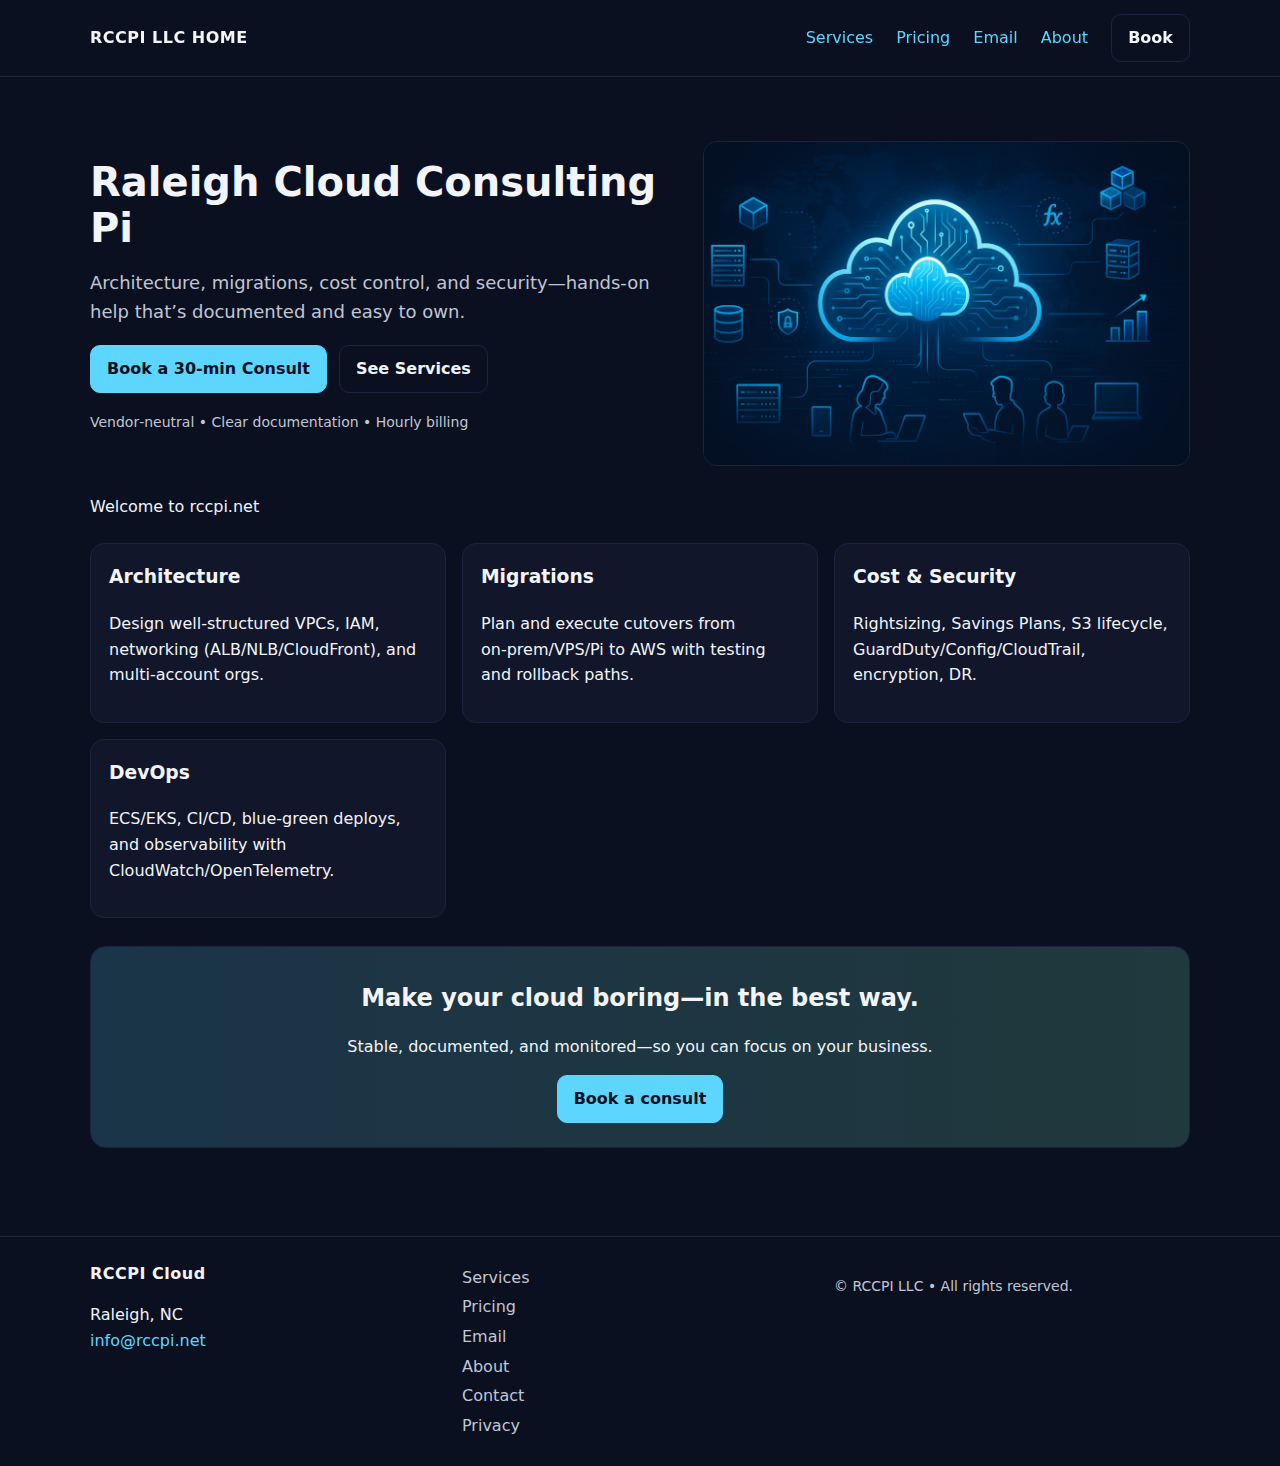
<file: index.html>
<!DOCTYPE html>
<html lang="en">
<head>
  <meta charset="utf-8">
  <meta name="viewport" content="width=device-width, initial-scale=1">
  <title>RCCPI — AWS Cloud Consulting</title>
  <meta name="description" content="RCCPI — AWS Cloud Consulting in Raleigh, NC">
  <link rel="stylesheet" href="style.css">
</head>
<body>
<header class="site-header">
  <div class="container header-inner">
    <a class="logo" href="index.html" aria-label="RCCPI Cloud Home">RCCPI LLC HOME</a>
    <nav class="nav" aria-label="Primary">
      <a href="services.html">Services</a>
      <a href="pricing.html">Pricing</a>
      <a href="email.html">Email</a>
      <a href="about.html">About</a>
      <a class="btn ghost" href="contact.html#booking">Book</a>
    </nav>
  </div>
</header>
<main class="site-main">

<section class="hero">
  <div class="container hero-inner">
    <div class="hero-copy">
      <h1>Raleigh Cloud Consulting Pi</h1>
      <p class="subhead">Architecture, migrations, cost control, and security—hands-on help that’s documented and easy to own.</p>
      <div class="hero-ctas">
        <a class="btn cta" href="contact.html#booking">Book a 30‑min Consult</a>
        <a class="btn ghost" href="services.html">See Services</a>
      </div>
      <p class="trust-line">Vendor‑neutral • Clear documentation • Hourly billing</p>
    </div>
     <div class="hero-art">
  <img
    src="/Images/hero.webp"
    alt="" aria-hidden="true"
    width="500" height="333"
    loading="eager" decoding="async">
</div> 
      <div class="placeholder">Welcome to rccpi.net</div>
    </div>
  </div>
</section>

<section class="outcomes">
  <div class="container cards">
    <article class="card">
      <h3>Architecture</h3>
      <p>Design well‑structured VPCs, IAM, networking (ALB/NLB/CloudFront), and multi‑account orgs.</p>
    </article>
    <article class="card">
      <h3>Migrations</h3>
      <p>Plan and execute cutovers from on‑prem/VPS/Pi to AWS with testing and rollback paths.</p>
    </article>
    <article class="card">
      <h3>Cost &amp; Security</h3>
      <p>Rightsizing, Savings Plans, S3 lifecycle, GuardDuty/Config/CloudTrail, encryption, DR.</p>
    </article>
    <article class="card">
      <h3>DevOps</h3>
      <p>ECS/EKS, CI/CD, blue‑green deploys, and observability with CloudWatch/OpenTelemetry.</p>
    </article>
  </div>
</section>

<section class="cta-band">
  <div class="container band-inner">
    <h2>Make your cloud boring—in the best way.</h2>
    <p>Stable, documented, and monitored—so you can focus on your business.</p>
    <a class="btn cta" href="contact.html#booking">Book a consult</a>
  </div>
</section>

</main>
<footer class="site-footer">
  <div class="container footer-grid">
    <div>
      <div class="logo">RCCPI Cloud</div>
      <p>Raleigh, NC<br>
      <a href="mailto:mike.roussin@rccpi.net">info@rccpi.net</a></p>
    </div>
    <nav class="footer-nav" aria-label="Footer">
      <a href="services.html">Services</a>
      <a href="pricing.html">Pricing</a>
      <a href="email.html">Email</a>
      <a href="about.html">About</a>
      <a href="contact.html">Contact</a>
      <a href="privacy.html">Privacy</a>
    </nav>
    <div class="foot-legal">
      <p>© RCCPI LLC • All rights reserved.</p>
    </div>
  </div>
</footer>
</body>
</html>
</file>
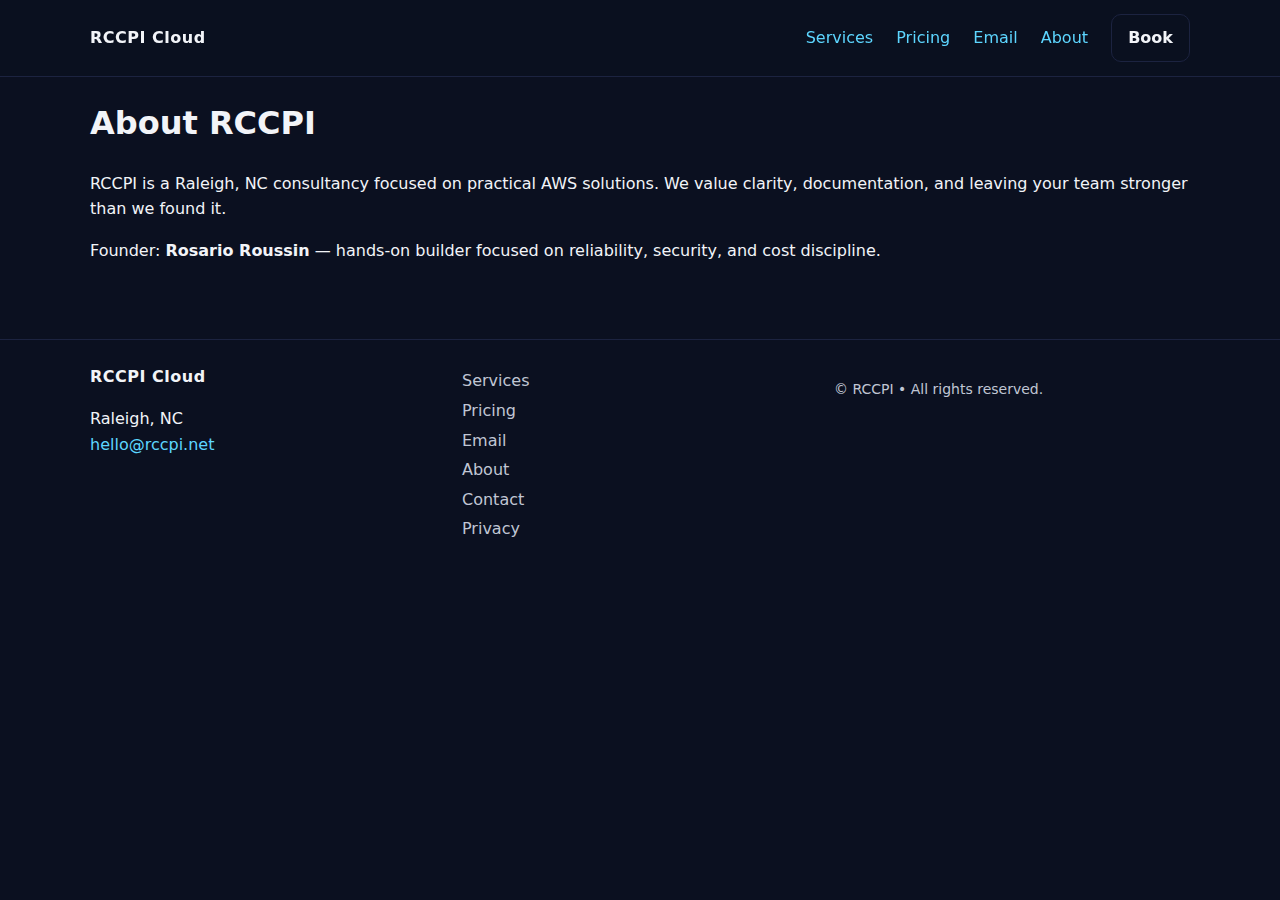
<file: about.html>
<!DOCTYPE html>
<html lang="en">
<head>
  <meta charset="utf-8">
  <meta name="viewport" content="width=device-width, initial-scale=1">
  <title>About — RCCPI</title>
  <meta name="description" content="RCCPI — AWS Cloud Consulting in Raleigh, NC">
  <link rel="stylesheet" href="style.css">
</head>
<body>
<header class="site-header">
  <div class="container header-inner">
    <a class="logo" href="index.html" aria-label="RCCPI Cloud Home">RCCPI Cloud</a>
    <nav class="nav" aria-label="Primary">
      <a href="services.html">Services</a>
      <a href="pricing.html">Pricing</a>
      <a href="email.html">Email</a>
      <a href="about.html">About</a>
      <a class="btn ghost" href="contact.html#booking">Book</a>
    </nav>
  </div>
</header>
<main class="site-main">

<section class="section">
  <div class="container">
    <h1>About RCCPI</h1>
    <p>RCCPI is a Raleigh, NC consultancy focused on practical AWS solutions. We value clarity, documentation, and leaving your team stronger than we found it.</p>
    <p>Founder: <strong>Rosario Roussin</strong> — hands‑on builder focused on reliability, security, and cost discipline.</p>
  </div>
</section>

</main>
<footer class="site-footer">
  <div class="container footer-grid">
    <div>
      <div class="logo">RCCPI Cloud</div>
      <p>Raleigh, NC<br>
      <a href="mailto:hello@rccpi.net">hello@rccpi.net</a></p>
    </div>
    <nav class="footer-nav" aria-label="Footer">
      <a href="services.html">Services</a>
      <a href="pricing.html">Pricing</a>
      <a href="email.html">Email</a>
      <a href="about.html">About</a>
      <a href="contact.html">Contact</a>
      <a href="privacy.html">Privacy</a>
    </nav>
    <div class="foot-legal">
      <p>© RCCPI • All rights reserved.</p>
    </div>
  </div>
</footer>
</body>
</html>
</file>
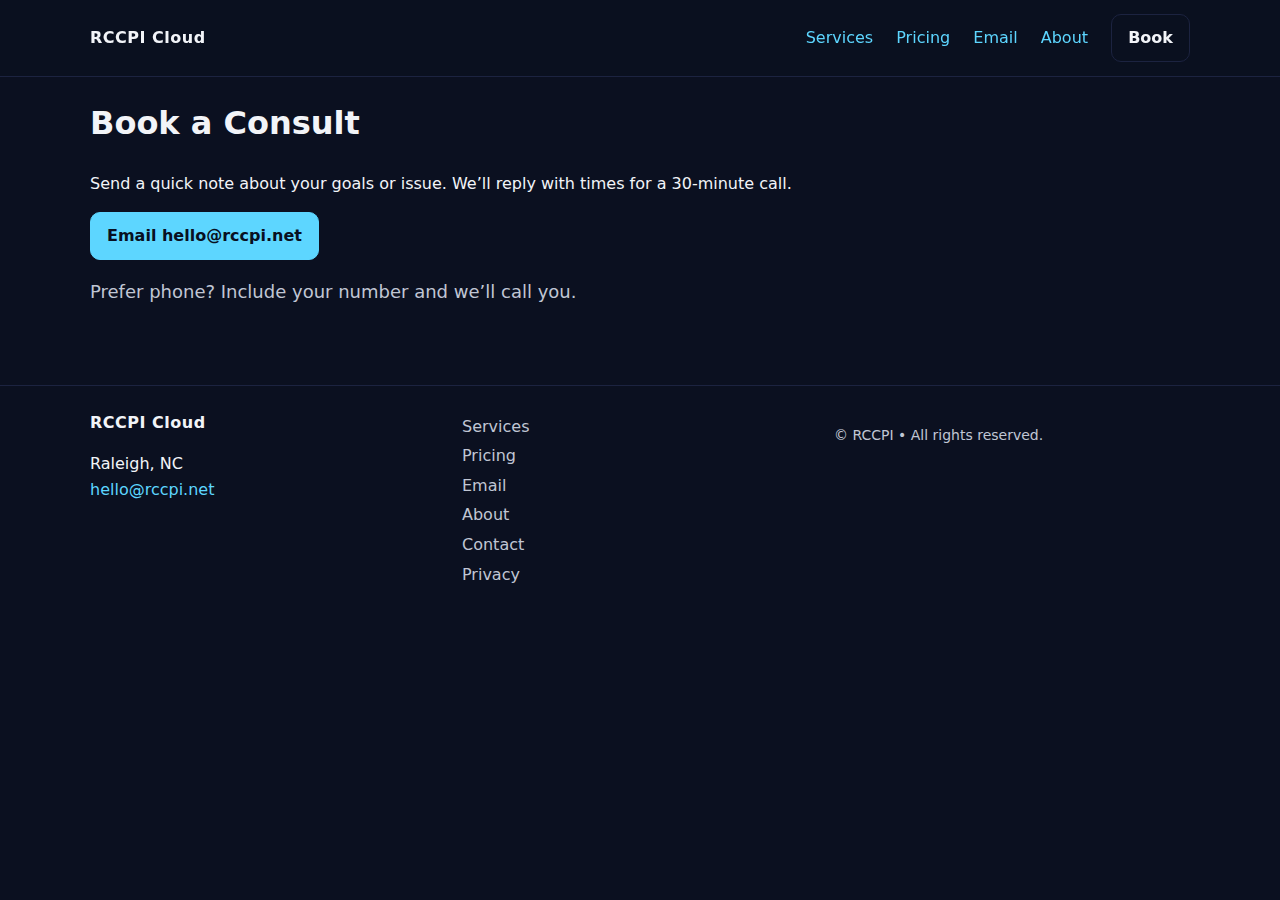
<file: contact.html>
<!DOCTYPE html>
<html lang="en">
<head>
  <meta charset="utf-8">
  <meta name="viewport" content="width=device-width, initial-scale=1">
  <title>Contact — RCCPI</title>
  <meta name="description" content="RCCPI — AWS Cloud Consulting in Raleigh, NC">
  <link rel="stylesheet" href="style.css">
</head>
<body>
<header class="site-header">
  <div class="container header-inner">
    <a class="logo" href="index.html" aria-label="RCCPI Cloud Home">RCCPI Cloud</a>
    <nav class="nav" aria-label="Primary">
      <a href="services.html">Services</a>
      <a href="pricing.html">Pricing</a>
      <a href="email.html">Email</a>
      <a href="about.html">About</a>
      <a class="btn ghost" href="contact.html#booking">Book</a>
    </nav>
  </div>
</header>
<main class="site-main">

<section class="section" id="booking">
  <div class="container">
    <h1>Book a Consult</h1>
    <p>Send a quick note about your goals or issue. We’ll reply with times for a 30‑minute call.</p>
    <p><a class="btn cta" href="mailto:hello@rccpi.net?subject=Consult%20Request%20from%20Website">Email hello@rccpi.net</a></p>
    <p class="subhead">Prefer phone? Include your number and we’ll call you.</p>
  </div>
</section>

</main>
<footer class="site-footer">
  <div class="container footer-grid">
    <div>
      <div class="logo">RCCPI Cloud</div>
      <p>Raleigh, NC<br>
      <a href="mailto:hello@rccpi.net">hello@rccpi.net</a></p>
    </div>
    <nav class="footer-nav" aria-label="Footer">
      <a href="services.html">Services</a>
      <a href="pricing.html">Pricing</a>
      <a href="email.html">Email</a>
      <a href="about.html">About</a>
      <a href="contact.html">Contact</a>
      <a href="privacy.html">Privacy</a>
    </nav>
    <div class="foot-legal">
      <p>© RCCPI • All rights reserved.</p>
    </div>
  </div>
</footer>
</body>
</html>
</file>
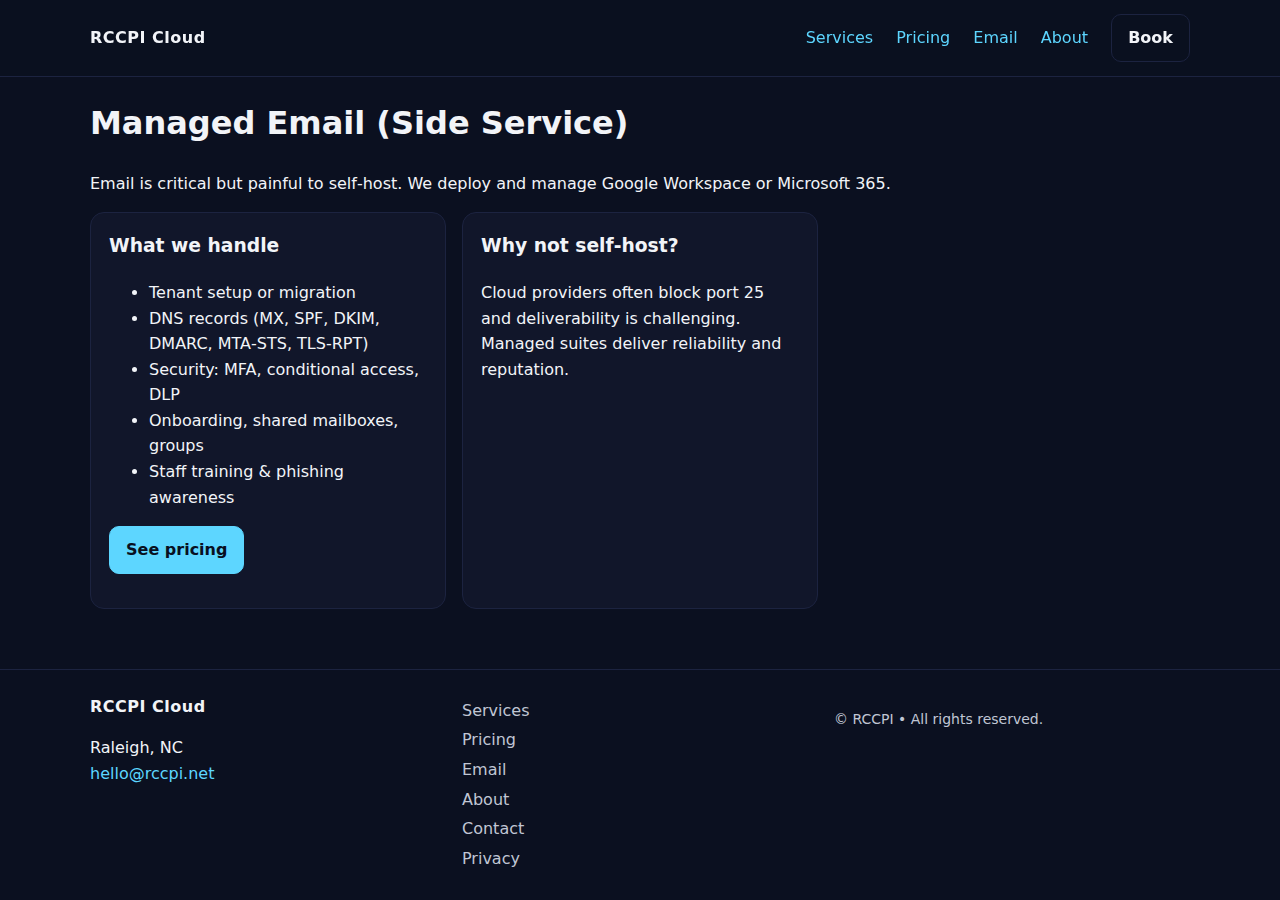
<file: email.html>
<!DOCTYPE html>
<html lang="en">
<head>
  <meta charset="utf-8">
  <meta name="viewport" content="width=device-width, initial-scale=1">
  <title>Managed Email — RCCPI</title>
  <meta name="description" content="RCCPI — AWS Cloud Consulting in Raleigh, NC">
  <link rel="stylesheet" href="style.css">
</head>
<body>
<header class="site-header">
  <div class="container header-inner">
    <a class="logo" href="index.html" aria-label="RCCPI Cloud Home">RCCPI Cloud</a>
    <nav class="nav" aria-label="Primary">
      <a href="services.html">Services</a>
      <a href="pricing.html">Pricing</a>
      <a href="email.html">Email</a>
      <a href="about.html">About</a>
      <a class="btn ghost" href="contact.html#booking">Book</a>
    </nav>
  </div>
</header>
<main class="site-main">

<section class="section">
  <div class="container">
    <h1>Managed Email (Side Service)</h1>
    <p>Email is critical but painful to self‑host. We deploy and manage Google Workspace or Microsoft 365.</p>
    <div class="cards">
      <article class="card">
        <h3>What we handle</h3>
        <ul>
          <li>Tenant setup or migration</li>
          <li>DNS records (MX, SPF, DKIM, DMARC, MTA‑STS, TLS‑RPT)</li>
          <li>Security: MFA, conditional access, DLP</li>
          <li>Onboarding, shared mailboxes, groups</li>
          <li>Staff training &amp; phishing awareness</li>
        </ul>
        <p><a class="btn cta" href="pricing.html">See pricing</a></p>
      </article>
      <article class="card">
        <h3>Why not self‑host?</h3>
        <p>Cloud providers often block port 25 and deliverability is challenging. Managed suites deliver reliability and reputation.</p>
      </article>
    </div>
  </div>
</section>

</main>
<footer class="site-footer">
  <div class="container footer-grid">
    <div>
      <div class="logo">RCCPI Cloud</div>
      <p>Raleigh, NC<br>
      <a href="mailto:hello@rccpi.net">hello@rccpi.net</a></p>
    </div>
    <nav class="footer-nav" aria-label="Footer">
      <a href="services.html">Services</a>
      <a href="pricing.html">Pricing</a>
      <a href="email.html">Email</a>
      <a href="about.html">About</a>
      <a href="contact.html">Contact</a>
      <a href="privacy.html">Privacy</a>
    </nav>
    <div class="foot-legal">
      <p>© RCCPI • All rights reserved.</p>
    </div>
  </div>
</footer>
</body>
</html>
</file>
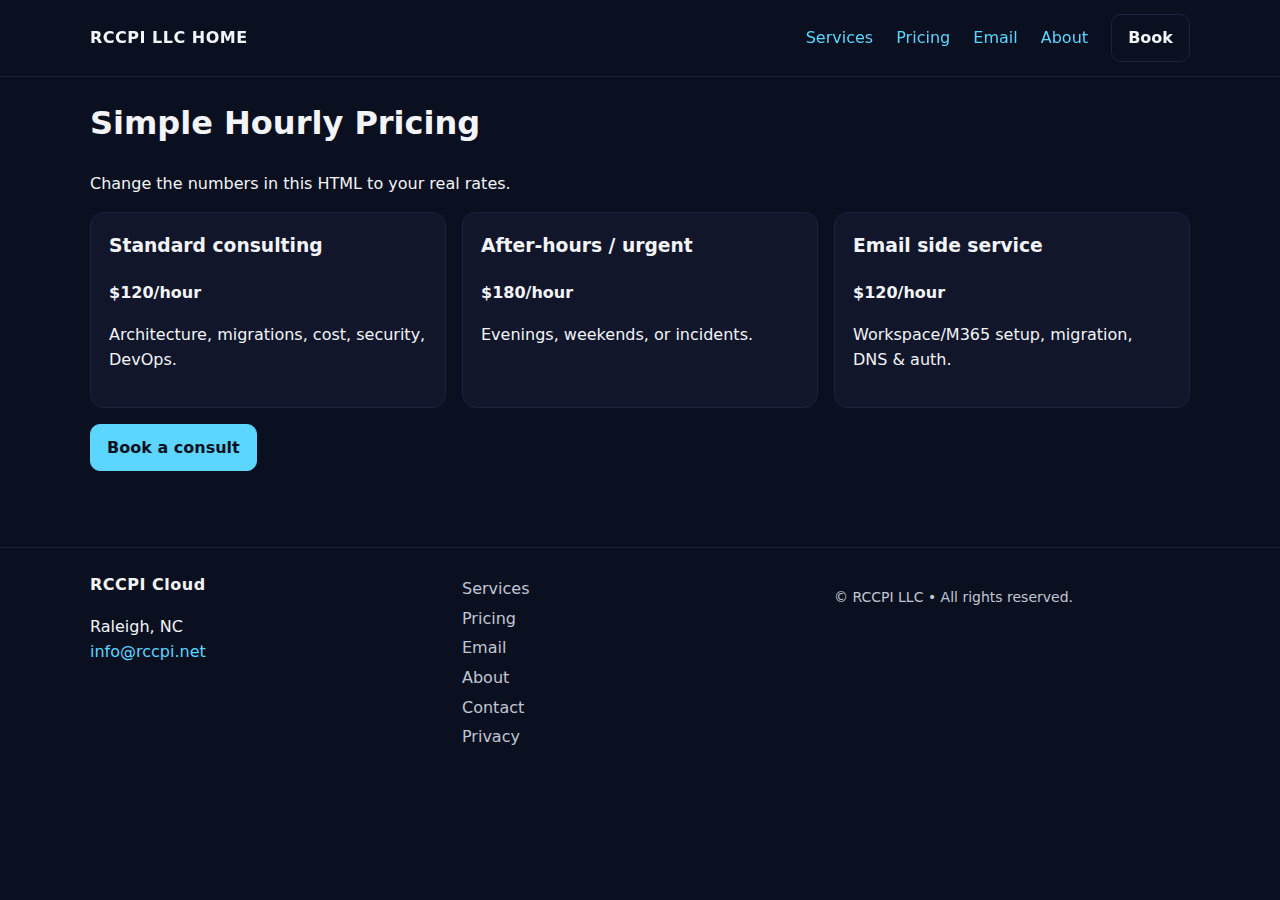
<file: pricing.html>
<!DOCTYPE html>
<html lang="en">
<head>
  <meta charset="utf-8">
  <meta name="viewport" content="width=device-width, initial-scale=1">
  <title>Pricing — RCCPI</title>
  <meta name="description" content="RCCPI — AWS Cloud Consulting in Raleigh, NC">
  <link rel="stylesheet" href="style.css">
</head>
<body>
<header class="site-header">
  <div class="container header-inner">
    <a class="logo" href="index.html" aria-label="RCCPI Cloud Home">RCCPI LLC HOME</a>
    <nav class="nav" aria-label="Primary">
      <a href="services.html">Services</a>
      <a href="pricing.html">Pricing</a>
      <a href="email.html">Email</a>
      <a href="about.html">About</a>
      <a class="btn ghost" href="contact.html#booking">Book</a>
    </nav>
  </div>
</header>
<main class="site-main">

<section class="section">
  <div class="container">
    <h1>Simple Hourly Pricing</h1>
    <p>Change the numbers in this HTML to your real rates.</p>
    <div class="cards">
      <article class="card">
        <h3>Standard consulting</h3>
        <p><strong>$120/hour</strong></p>
        <p>Architecture, migrations, cost, security, DevOps.</p>
      </article>
      <article class="card">
        <h3>After‑hours / urgent</h3>
        <p><strong>$180/hour</strong></p>
        <p>Evenings, weekends, or incidents.</p>
      </article>
      <article class="card">
        <h3>Email side service</h3>
        <p><strong>$120/hour</strong></p>
        <p>Workspace/M365 setup, migration, DNS &amp; auth.</p>
      </article>
    </div>
    <p><a class="btn cta" href="contact.html#booking">Book a consult</a></p>
  </div>
</section>

</main>
<footer class="site-footer">
  <div class="container footer-grid">
    <div>
      <div class="logo">RCCPI Cloud</div>
      <p>Raleigh, NC<br>
      <a href="mailto:mike.roussin@rccpi.net">info@rccpi.net</a></p>
    </div>
    <nav class="footer-nav" aria-label="Footer">
      <a href="services.html">Services</a>
      <a href="pricing.html">Pricing</a>
      <a href="email.html">Email</a>
      <a href="about.html">About</a>
      <a href="contact.html">Contact</a>
      <a href="privacy.html">Privacy</a>
    </nav>
    <div class="foot-legal">
      <p>© RCCPI LLC • All rights reserved.</p>
    </div>
  </div>
</footer>
</body>
</html>
</file>
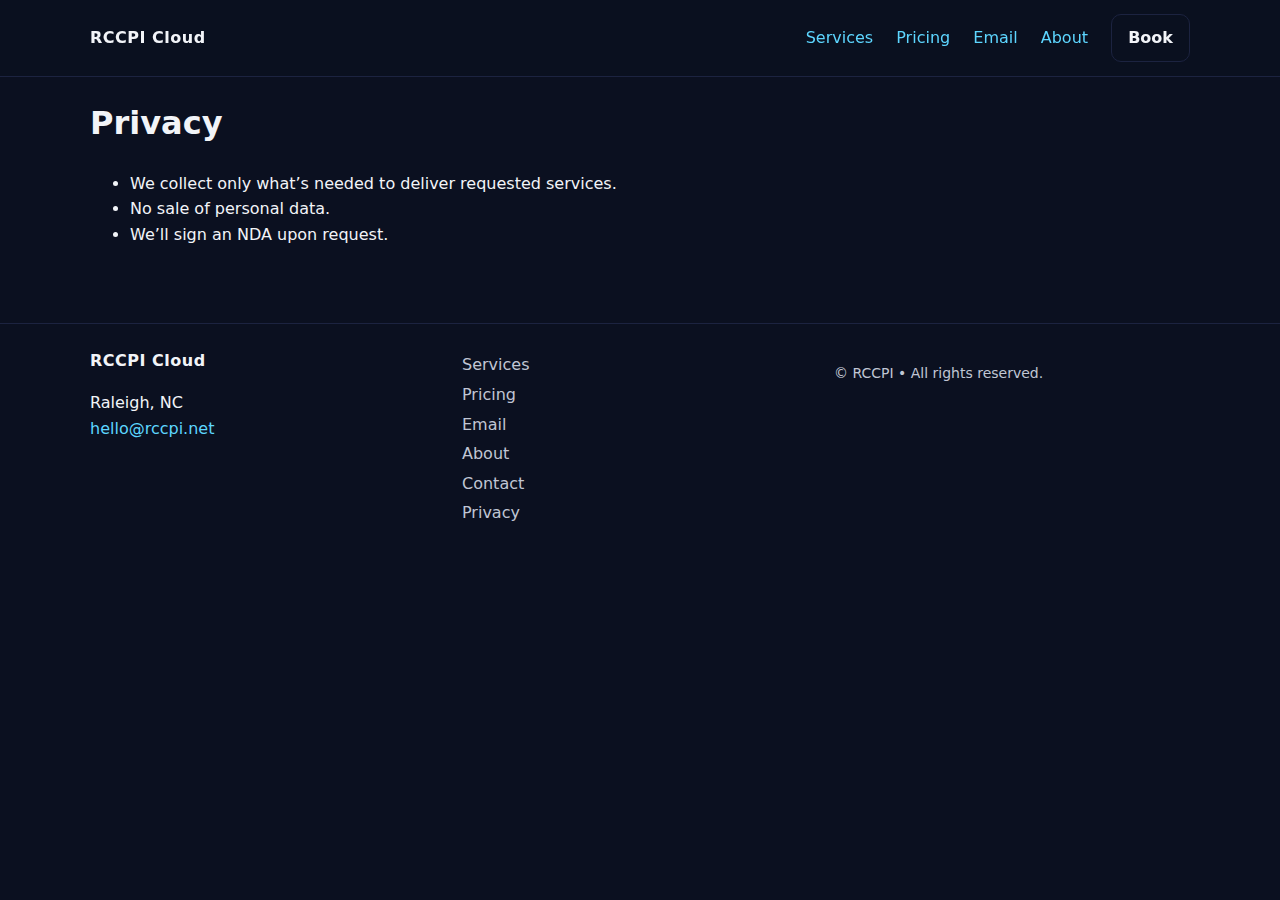
<file: privacy.html>
<!DOCTYPE html>
<html lang="en">
<head>
  <meta charset="utf-8">
  <meta name="viewport" content="width=device-width, initial-scale=1">
  <title>Privacy — RCCPI</title>
  <meta name="description" content="RCCPI — AWS Cloud Consulting in Raleigh, NC">
  <link rel="stylesheet" href="style.css">
</head>
<body>
<header class="site-header">
  <div class="container header-inner">
    <a class="logo" href="index.html" aria-label="RCCPI Cloud Home">RCCPI Cloud</a>
    <nav class="nav" aria-label="Primary">
      <a href="services.html">Services</a>
      <a href="pricing.html">Pricing</a>
      <a href="email.html">Email</a>
      <a href="about.html">About</a>
      <a class="btn ghost" href="contact.html#booking">Book</a>
    </nav>
  </div>
</header>
<main class="site-main">

<section class="section">
  <div class="container">
    <h1>Privacy</h1>
    <ul>
      <li>We collect only what’s needed to deliver requested services.</li>
      <li>No sale of personal data.</li>
      <li>We’ll sign an NDA upon request.</li>
    </ul>
  </div>
</section>

</main>
<footer class="site-footer">
  <div class="container footer-grid">
    <div>
      <div class="logo">RCCPI Cloud</div>
      <p>Raleigh, NC<br>
      <a href="mailto:hello@rccpi.net">hello@rccpi.net</a></p>
    </div>
    <nav class="footer-nav" aria-label="Footer">
      <a href="services.html">Services</a>
      <a href="pricing.html">Pricing</a>
      <a href="email.html">Email</a>
      <a href="about.html">About</a>
      <a href="contact.html">Contact</a>
      <a href="privacy.html">Privacy</a>
    </nav>
    <div class="foot-legal">
      <p>© RCCPI • All rights reserved.</p>
    </div>
  </div>
</footer>
</body>
</html>
</file>
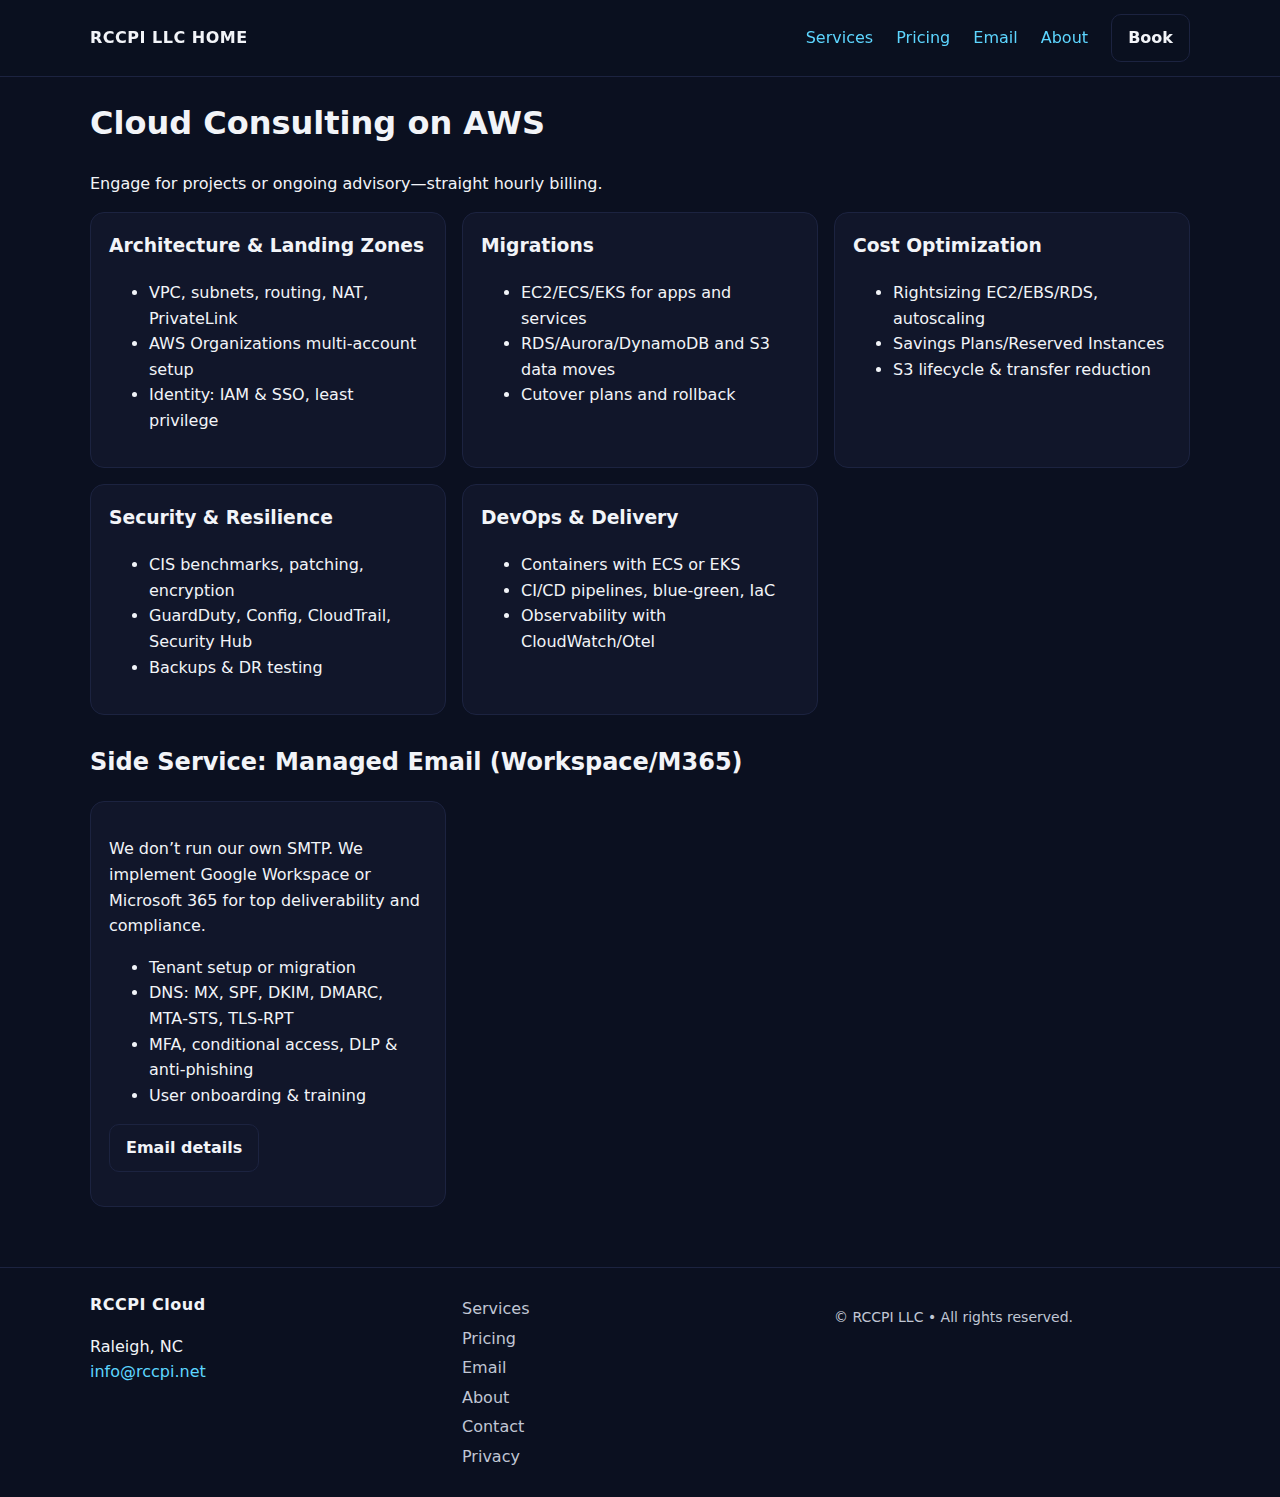
<file: services.html>
<!DOCTYPE html>
<html lang="en">
<head>
  <meta charset="utf-8">
  <meta name="viewport" content="width=device-width, initial-scale=1">
  <title>Services — RCCPI Cloud Consulting</title>
  <meta name="description" content="RCCPI — AWS Cloud Consulting in Raleigh, NC">
  <link rel="stylesheet" href="style.css">
</head>
<body>
<header class="site-header">
  <div class="container header-inner">
    <a class="logo" href="index.html" aria-label="RCCPI Cloud Home">RCCPI LLC HOME</a>
    <nav class="nav" aria-label="Primary">
      <a href="services.html">Services</a>
      <a href="pricing.html">Pricing</a>
      <a href="email.html">Email</a>
      <a href="about.html">About</a>
      <a class="btn ghost" href="contact.html#booking">Book</a>
    </nav>
  </div>
</header>
<main class="site-main">

<section class="section">
  <div class="container">
    <h1>Cloud Consulting on AWS</h1>
    <p>Engage for projects or ongoing advisory—straight hourly billing.</p>
    <div class="cards">
      <article class="card">
        <h3>Architecture &amp; Landing Zones</h3>
        <ul>
          <li>VPC, subnets, routing, NAT, PrivateLink</li>
          <li>AWS Organizations multi‑account setup</li>
          <li>Identity: IAM &amp; SSO, least privilege</li>
        </ul>
      </article>
      <article class="card">
        <h3>Migrations</h3>
        <ul>
          <li>EC2/ECS/EKS for apps and services</li>
          <li>RDS/Aurora/DynamoDB and S3 data moves</li>
          <li>Cutover plans and rollback</li>
        </ul>
      </article>
      <article class="card">
        <h3>Cost Optimization</h3>
        <ul>
          <li>Rightsizing EC2/EBS/RDS, autoscaling</li>
          <li>Savings Plans/Reserved Instances</li>
          <li>S3 lifecycle &amp; transfer reduction</li>
        </ul>
      </article>
      <article class="card">
        <h3>Security &amp; Resilience</h3>
        <ul>
          <li>CIS benchmarks, patching, encryption</li>
          <li>GuardDuty, Config, CloudTrail, Security Hub</li>
          <li>Backups &amp; DR testing</li>
        </ul>
      </article>
      <article class="card">
        <h3>DevOps &amp; Delivery</h3>
        <ul>
          <li>Containers with ECS or EKS</li>
          <li>CI/CD pipelines, blue‑green, IaC</li>
          <li>Observability with CloudWatch/Otel</li>
        </ul>
      </article>
    </div>

    <h2 style="margin-top:28px;">Side Service: Managed Email (Workspace/M365)</h2>
    <div class="cards">
      <article class="card">
        <p>We don’t run our own SMTP. We implement Google Workspace or Microsoft 365 for top deliverability and compliance.</p>
        <ul>
          <li>Tenant setup or migration</li>
          <li>DNS: MX, SPF, DKIM, DMARC, MTA‑STS, TLS‑RPT</li>
          <li>MFA, conditional access, DLP &amp; anti‑phishing</li>
          <li>User onboarding &amp; training</li>
        </ul>
        <p><a class="btn ghost" href="email.html">Email details</a></p>
      </article>
    </div>
  </div>
</section>

</main>
<footer class="site-footer">
  <div class="container footer-grid">
    <div>
      <div class="logo">RCCPI Cloud</div>
      <p>Raleigh, NC<br>
      <a href="mailto:mike.roussin@rccpi.net">info@rccpi.net</a></p>
    </div>
    <nav class="footer-nav" aria-label="Footer">
      <a href="services.html">Services</a>
      <a href="pricing.html">Pricing</a>
      <a href="email.html">Email</a>
      <a href="about.html">About</a>
      <a href="contact.html">Contact</a>
      <a href="privacy.html">Privacy</a>
    </nav>
    <div class="foot-legal">
      <p>© RCCPI LLC • All rights reserved.</p>
    </div>
  </div>
</footer>
</body>
</html>
</file>
<file: style.css>
:root {
  --bg: #0b1020;
  --card: #11162a;
  --text: #f2f4f8;
  --muted: #c0c6d4;
  --accent: #5dd6ff;
  --accent-2: #7df3c0;
  --line: #1c2340;
}

* { box-sizing: border-box; }
html, body { margin: 0; padding: 0; }
body {
  font-family: system-ui, -apple-system, Segoe UI, Roboto, Arial, sans-serif;
  background: var(--bg);
  color: var(--text);
  line-height: 1.6;
}

a { color: var(--accent); text-decoration: none; }
a:hover { text-decoration: underline; }

.container { width: min(1100px, 92%); margin: 0 auto; }

.site-header {
  border-bottom: 1px solid var(--line);
  position: sticky; top: 0; backdrop-filter: blur(6px);
  background: rgba(11,16,32,0.85); z-index: 10;
}
.header-inner { display: flex; align-items: center; justify-content: space-between; padding: 14px 0; }
.logo { font-weight: 800; letter-spacing: 0.5px; color: var(--text); }
.nav a { margin-left: 18px; }
.nav .cta { margin-left: 24px; }

.site-main { padding-bottom: 60px; }

.hero { padding: 64px 0 24px; }
.hero-inner { display: grid; gap: 28px; grid-template-columns: 1.2fr 1fr; align-items: center; }
.hero h1 { font-size: 40px; line-height: 1.15; margin: 0 0 10px; }
.subhead { color: var(--muted); font-size: 18px; }
.hero-ctas { margin: 18px 0; display: flex; gap: 12px; flex-wrap: wrap; }
.trust-line { color: var(--muted); font-size: 14px; }
.hero-art .placeholder { height: 220px; border: 1px dashed var(--line); border-radius: 14px; display:flex; align-items:center; justify-content:center; color: var(--muted); }

.page-hero { padding: 40px 0 10px; border-bottom: 1px solid var(--line); }
.page-hero.narrow { padding: 36px 0; }

.cards { display: grid; gap: 16px; grid-template-columns: repeat(3, 1fr); }
.card { background: var(--card); border: 1px solid var(--line); border-radius: 14px; padding: 18px; }
.card h3 { margin-top: 0; }

.grid-2 { display: grid; gap: 24px; grid-template-columns: repeat(2, 1fr); }

.checklist li::marker { content: "✔ "; color: var(--accent-2); }
.bullets { padding-left: 18px; }
.bullets.two-col { columns: 2; column-gap: 24px; }
.steps { padding-left: 18px; }
.steps li::marker { content: "➜ "; color: var(--accent); }

.cta-band { padding: 28px 0; }
.band-inner { background: linear-gradient(90deg, rgba(93,214,255,0.18), rgba(125,243,192,0.18)); border:1px solid var(--line); border-radius:16px; padding: 24px; text-align:center; }
.band-inner h2 { margin: 8px 0; }

.service-list { display: grid; gap: 22px; grid-template-columns: 1fr; padding: 24px 0; }
.service { background: var(--card); border: 1px solid var(--line); border-radius: 14px; padding: 18px; }

.two-col { display: grid; gap: 24px; grid-template-columns: repeat(2, 1fr); }

.center { text-align: center; margin: 12px 0 20px; }

.btn { display: inline-block; border: 1px solid var(--accent); padding: 10px 16px; border-radius: 10px; font-weight: 600; }
.btn:hover { text-decoration: none; filter: brightness(1.05); }
.btn.ghost { border-color: var(--line); color: var(--text); }
.btn.cta { background: var(--accent); color: #081021; border-color: var(--accent); }
.btn.cta:hover { filter: brightness(1.08); }

.pricing-grid { display: grid; gap: 16px; grid-template-columns: repeat(3, 1fr); padding: 24px 0; }
.price-card { background: var(--card); border:1px solid var(--line); border-radius: 14px; padding: 18px; position: relative; }
.price-card .price { font-size: 32px; font-weight: 800; margin: 6px 0 8px; }
.price-card .price span { font-size: 16px; color: var(--muted); font-weight: 500; }
.price-card .included { padding-left: 18px; margin: 10px 0 18px; }
.price-card.featured { outline: 2px solid var(--accent); }
.price-card .badge { position: absolute; top: -10px; right: 14px; background: var(--accent); color: #081021; padding: 4px 8px; border-radius: 8px; font-size: 12px; font-weight: 700; }

.faq details { background: var(--card); border:1px solid var(--line); border-radius: 12px; padding: 12px 14px; margin: 10px 0; }
.faq summary { cursor: pointer; font-weight: 700; }

.contact-grid { display: grid; gap: 24px; grid-template-columns: 1.2fr 1fr; padding: 24px 0; }
.contact-form { background: var(--card); border:1px solid var(--line); border-radius: 14px; padding: 18px; }
.field { margin-bottom: 14px; }
.field.two { display: grid; gap: 14px; grid-template-columns: 1fr 1fr; }
label { display: block; font-weight: 700; margin-bottom: 6px; }
input, select, textarea { width: 100%; padding: 10px 12px; border-radius: 10px; border: 1px solid var(--line); background: #0e152b; color: var(--text); }
.actions { display: flex; gap: 12px; align-items: center; flex-wrap: wrap; }
.form-note { color: var(--muted); font-size: 14px; }

.site-footer { border-top: 1px solid var(--line); padding: 24px 0; }
.footer-grid { display: grid; gap: 16px; grid-template-columns: 1fr 1fr 1fr; align-items: start; }
.footer-nav a { display: block; margin: 4px 0; color: var(--muted); }
.footer-nav a:hover { color: var(--text); }
.foot-legal { color: var(--muted); font-size: 14px; }

@media (max-width: 900px) {
  .hero-inner, .grid-2, .two-col, .contact-grid, .pricing-grid, .cards { grid-template-columns: 1fr; }
  .bullets.two-col { columns: 1; }
}
/* Responsive hero image */
.hero-art img {
  display: block;
  width: 100%;
  /* Scales between 140px and 220px tall based on viewport width */
  height: clamp(140px, 32vw, 220px);
  object-fit: cover;
  border-radius: 14px;
  border: 1px solid var(--line);
  background: #0e152b;
}

/* Tighten hero spacing and font sizes on narrow screens */
@media (max-width: 600px) {
  .hero { padding: 40px 0 16px; }
  .hero h1 { font-size: 32px; }
  .subhead { font-size: 16px; }
  /* Make the image a bit shorter on very small phones */
  .hero-art img { height: clamp(120px, 28vw, 180px); border-radius: 12px; }
}
/* Responsive hero image */
.hero-art img {
  display: block;
  width: 100%;
  height: clamp(140px, 32vw, 220px); /* short on phones, max ~220px on wide screens */
  object-fit: cover;                 /* fill the box without distortion */
  border-radius: 14px;
  border: 1px solid var(--line);
  background: #0e152b;
}

@media (max-width: 600px) {
  .hero-art img { height: clamp(120px, 28vw, 180px); }
}
/* STOP CROPPING: show the whole image */
.hero-art img {
  display: block;
  width: 100%;
  height: auto;              /* key: no fixed height */
  object-fit: contain;       /* keep whole image inside the box */
  border-radius: 14px;
  border: 1px solid var(--line);
  background: #0e152b;       /* fills letterbox space if any */
}

/* If you previously set a clamp height, neutralize it */
.hero-art img { height: auto !important; }
</file>
